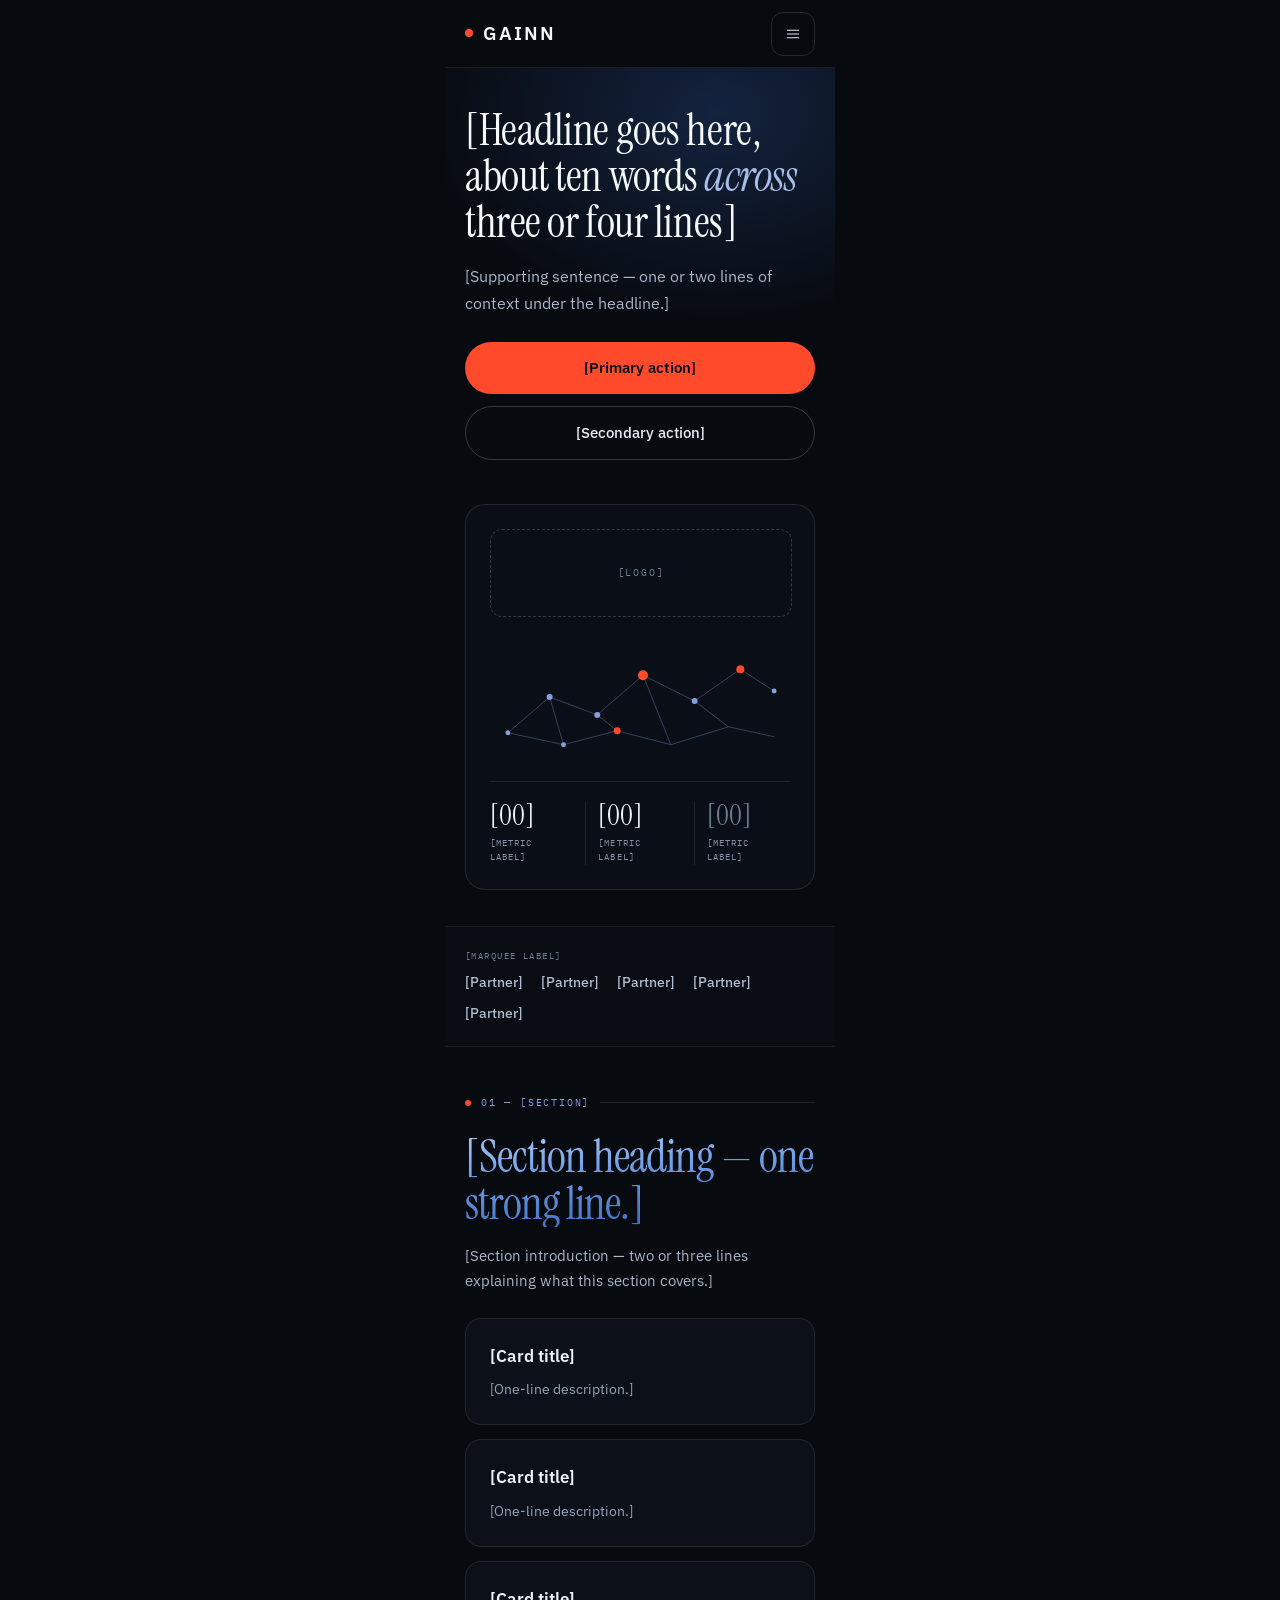
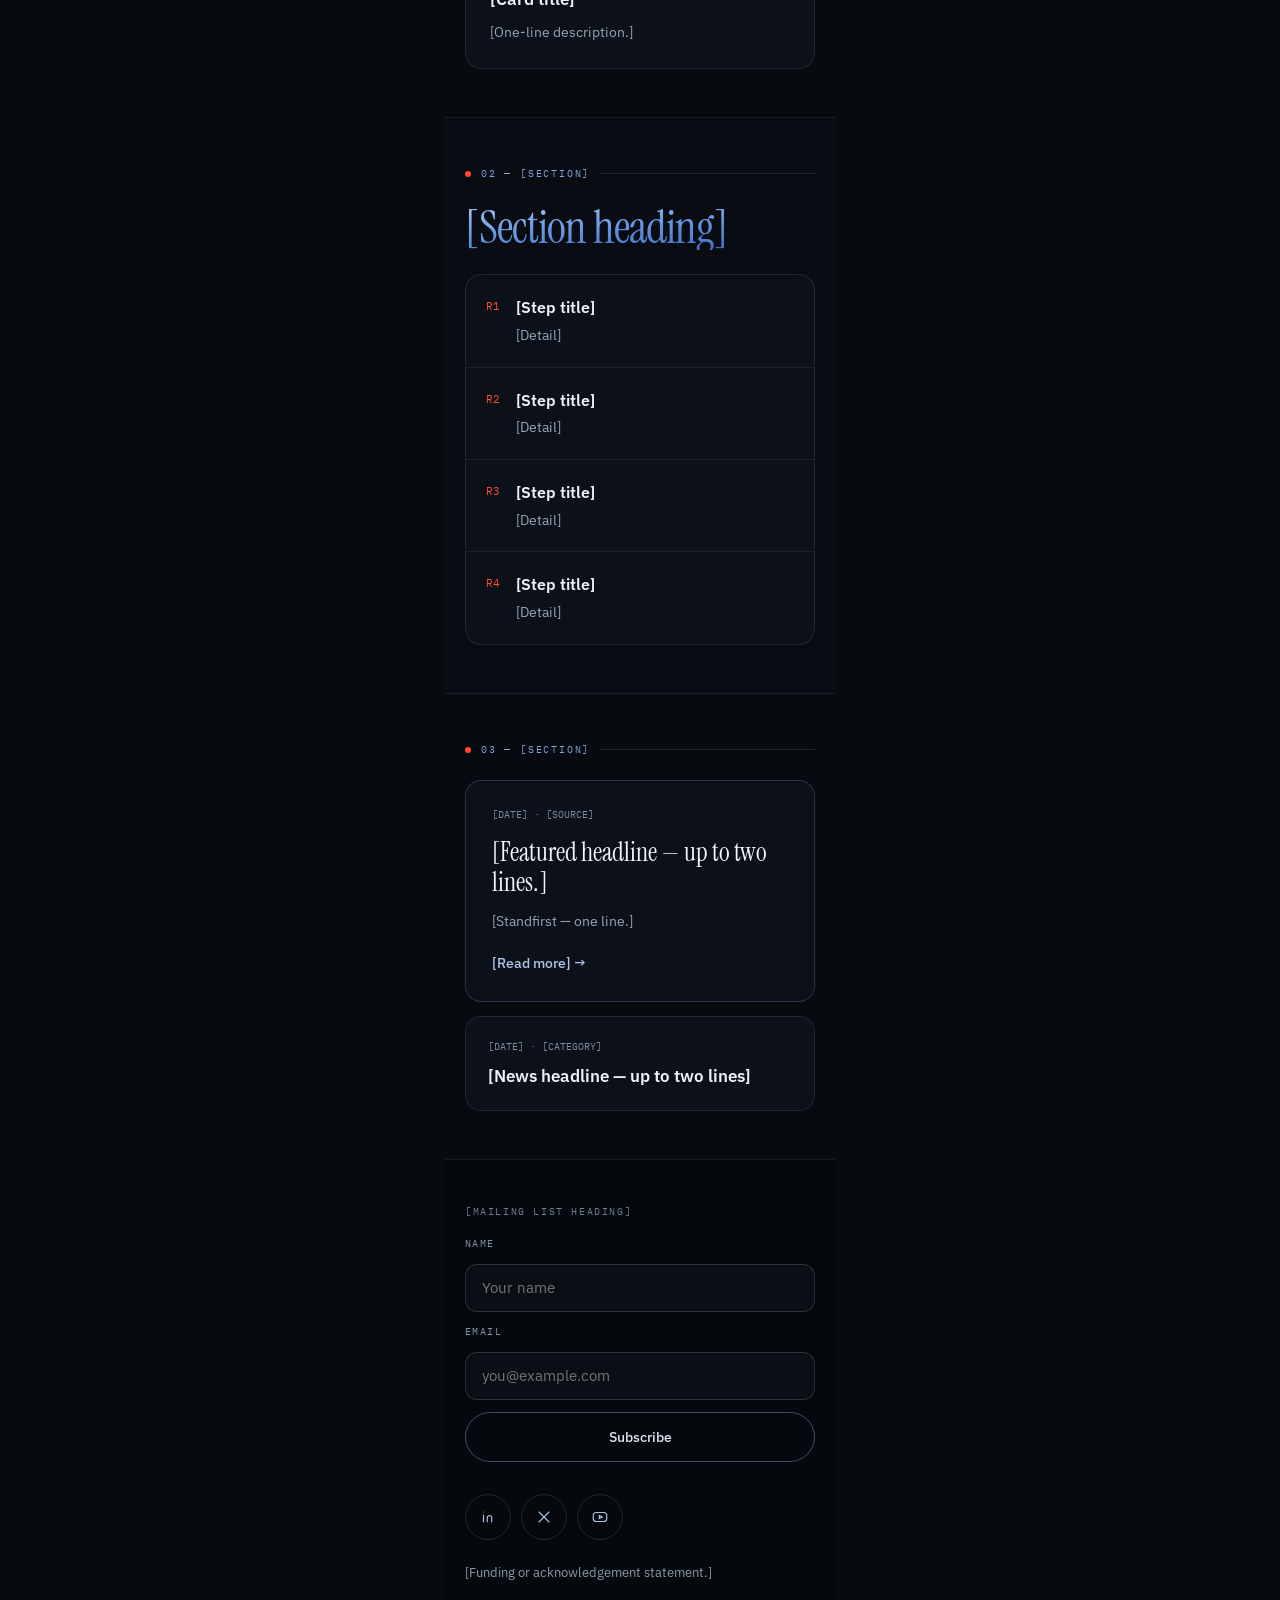
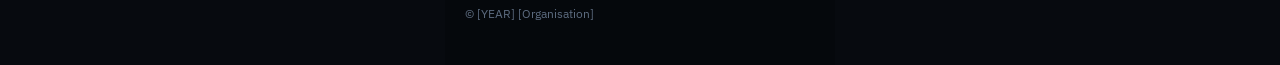
<file: design-reference/mobile.html>
<!doctype html>
<html lang="en">
<head>
<meta charset="utf-8">
<meta name="viewport" content="width=390, initial-scale=1">
<title>GAINN — mobile layout</title>
<link rel="stylesheet" href="https://fonts.googleapis.com/css2?family=IBM+Plex+Mono:wght@400;500&family=IBM+Plex+Sans:wght@400;500;600&family=Instrument+Serif:ital@0;1&display=swap">
<style>
body { margin: 0; background: #070A0F; font-family: 'IBM Plex Sans', system-ui, sans-serif; }
a { color: #B0C4E8; text-decoration: none; }
a:hover { color: #FFFFFF; }
</style>
</head>
<body>

<div style="width: 390px; margin: 0 auto; box-sizing: border-box; background: #070A0F; color: #EAF0F8; font-family: 'IBM Plex Sans', system-ui, sans-serif; font-size: 15px; line-height: 1.6;">

  <!-- header -->
  <div style="box-sizing: border-box; width: 100%; height: 68px; padding: 0 20px; border-bottom: 1px solid rgba(255,255,255,0.08); display: flex; align-items: center; justify-content: space-between;">
    <div style="display: flex; align-items: center; gap: 10px;">
      <span style="width: 8px; height: 8px; border-radius: 50%; background: #FF4A2B;"></span>
      <span style="font-size: 19px; font-weight: 600; letter-spacing: 0.10em; color: #F4F7FB;">GAINN</span>
    </div>
    <button type="button" aria-label="Open menu" style="width: 44px; height: 44px; border: 1px solid rgba(255,255,255,0.12); border-radius: 12px; background: transparent; display: flex; align-items: center; justify-content: center; cursor: pointer;">
      <svg viewBox="0 0 24 24" style="width: 18px; height: 18px;" fill="none" stroke="#DFE7F5" stroke-width="1.6" aria-hidden="true"><path d="M4 7h16M4 12h16M4 17h16"></path></svg>
    </button>
  </div>

  <!-- hero -->
  <div style="box-sizing: border-box; width: 100%; padding: 40px 20px 44px; background-image: radial-gradient(420px 300px at 70% 10%, rgba(30,55,101,0.55), rgba(7,10,15,0) 72%);">
    <h1 style="margin: 0 0 18px; font-family: 'Instrument Serif', Georgia, serif; font-weight: 400; font-size: 44px; line-height: 1.04; letter-spacing: -0.01em; color: #F6F9FD;">[Headline goes here, about ten words <span style="font-style: italic; color: #A7BDE5;">across</span> three or four lines]</h1>
    <p style="margin: 0 0 26px; font-size: 16px; line-height: 1.65; color: #A9B6C8;">[Supporting sentence — one or two lines of context under the headline.]</p>
    <div style="display: flex; flex-direction: column; gap: 12px;">
      <a href="#m-program" style="display: flex; align-items: center; justify-content: center; height: 52px; border-radius: 999px; background: #FF4A2B; color: #0A0D12; font-size: 15px; font-weight: 600;">[Primary action]</a>
      <a href="#m-about" style="display: flex; align-items: center; justify-content: center; height: 52px; border-radius: 999px; border: 1px solid rgba(255,255,255,0.18); color: #E6EDF7; font-size: 15px; font-weight: 500;">[Secondary action]</a>
    </div>
  </div>

  <!-- logo + stats panel -->
  <div style="box-sizing: border-box; margin: 0 20px 36px; padding: 24px; border: 1px solid rgba(255,255,255,0.10); border-radius: 20px; background: rgba(13,19,27,0.72);">
    <div style="width: 100%; height: 86px; border: 1px dashed rgba(255,255,255,0.18); border-radius: 12px; display: grid; place-items: center; margin-bottom: 22px; font-family: 'IBM Plex Mono', monospace; font-size: 10px; letter-spacing: 0.18em; text-transform: uppercase; color: #6E7E93;">[Logo]</div>
    <svg viewBox="0 0 302 120" style="width: 100%; height: 120px; display: block; margin-bottom: 22px;" aria-hidden="true">
      <g stroke="rgba(132,162,218,0.34)" stroke-width="1" fill="none">
        <path d="M18 94 L60 58 L108 76 L154 36 L206 62 L252 30 L286 52"></path>
        <path d="M18 94 L74 106 L128 92 L182 106 L240 88 L286 98"></path>
        <path d="M60 58 L74 106 M108 76 L128 92 M154 36 L182 106 M206 62 L240 88"></path>
      </g>
      <g fill="#84A2DA">
        <circle cx="60" cy="58" r="3"></circle><circle cx="108" cy="76" r="3"></circle>
        <circle cx="206" cy="62" r="3"></circle><circle cx="74" cy="106" r="2.5"></circle>
        <circle cx="286" cy="52" r="2.5"></circle><circle cx="18" cy="94" r="2.5"></circle>
      </g>
      <g fill="#FF4A2B">
        <circle cx="154" cy="36" r="5"></circle><circle cx="252" cy="30" r="4"></circle><circle cx="128" cy="92" r="3.5"></circle>
      </g>
    </svg>
    <div style="display: flex; gap: 12px; border-top: 1px solid rgba(255,255,255,0.09); padding-top: 20px;">
      <div style="flex-grow: 1;">
        <div style="font-family: 'Instrument Serif', Georgia, serif; font-size: 28px; line-height: 1; color: #F4F8FD;">[00]</div>
        <div style="font-family: 'IBM Plex Mono', monospace; font-size: 9px; letter-spacing: 0.12em; text-transform: uppercase; color: #8593A8; padding-top: 6px;">[Metric label]</div>
      </div>
      <div style="width: 1px; background: rgba(255,255,255,0.09);"></div>
      <div style="flex-grow: 1;">
        <div style="font-family: 'Instrument Serif', Georgia, serif; font-size: 28px; line-height: 1; color: #F4F8FD;">[00]</div>
        <div style="font-family: 'IBM Plex Mono', monospace; font-size: 9px; letter-spacing: 0.12em; text-transform: uppercase; color: #8593A8; padding-top: 6px;">[Metric label]</div>
      </div>
      <div style="width: 1px; background: rgba(255,255,255,0.09);"></div>
      <div style="flex-grow: 1;">
        <div style="font-family: 'Instrument Serif', Georgia, serif; font-size: 28px; line-height: 1; color: #6E7E93;">[00]</div>
        <div style="font-family: 'IBM Plex Mono', monospace; font-size: 9px; letter-spacing: 0.12em; text-transform: uppercase; color: #8593A8; padding-top: 6px;">[Metric label]</div>
      </div>
    </div>
  </div>

  <!-- partner strip -->
  <div style="box-sizing: border-box; width: 100%; padding: 22px 20px; border-top: 1px solid rgba(255,255,255,0.07); border-bottom: 1px solid rgba(255,255,255,0.07); background: #090D13; display: flex; flex-wrap: wrap; gap: 8px 18px; align-items: center;">
    <span style="font-family: 'IBM Plex Mono', monospace; font-size: 9px; letter-spacing: 0.16em; text-transform: uppercase; color: #6E7E93; width: 100%;">[Marquee label]</span>
    <span style="font-size: 14px; font-weight: 500; color: #AEBCCE;">[Partner]</span>
    <span style="font-size: 14px; font-weight: 500; color: #AEBCCE;">[Partner]</span>
    <span style="font-size: 14px; font-weight: 500; color: #AEBCCE;">[Partner]</span>
    <span style="font-size: 14px; font-weight: 500; color: #AEBCCE;">[Partner]</span>
    <span style="font-size: 14px; font-weight: 500; color: #AEBCCE;">[Partner]</span>
  </div>

  <!-- about -->
  <div id="m-about" style="box-sizing: border-box; width: 100%; padding: 48px 20px;">
    <div style="display: flex; align-items: center; gap: 10px; margin-bottom: 22px;">
      <span style="width: 6px; height: 6px; border-radius: 50%; background: #FF4A2B;"></span>
      <span style="font-family: 'IBM Plex Mono', monospace; font-size: 10px; letter-spacing: 0.18em; text-transform: uppercase; color: #84A2DA;">01 — [Section]</span>
      <span style="flex-grow: 1; height: 1px; background: rgba(255,255,255,0.10);"></span>
    </div>
    <h2 style="margin: 0 0 16px; font-family: 'Instrument Serif', Georgia, serif; font-weight: 400; font-size: 46px; line-height: 1.02; letter-spacing: -0.022em; color: #5C8ADA; background: linear-gradient(176deg, #A9C8F2 0%, #6E9DE4 40%, #3565B8 100%); -webkit-background-clip: text; background-clip: text; -webkit-text-fill-color: transparent;">[Section heading — one strong line.]</h2>
    <p style="margin: 0 0 24px; font-size: 15px; line-height: 1.7; color: #A9B6C8;">[Section introduction — two or three lines explaining what this section covers.]</p>

    <div style="display: flex; flex-direction: column; gap: 14px;">
      <div style="box-sizing: border-box; padding: 24px; border: 1px solid rgba(255,255,255,0.09); border-radius: 16px; background: #0C1119;">
        <h3 style="margin: 0 0 8px; font-size: 17px; font-weight: 600; color: #EDF2F9;">[Card title]</h3>
        <p style="margin: 0; font-size: 14px; line-height: 1.6; color: #95A3B7;">[One-line description.]</p>
      </div>
      <div style="box-sizing: border-box; padding: 24px; border: 1px solid rgba(255,255,255,0.09); border-radius: 16px; background: #0C1119;">
        <h3 style="margin: 0 0 8px; font-size: 17px; font-weight: 600; color: #EDF2F9;">[Card title]</h3>
        <p style="margin: 0; font-size: 14px; line-height: 1.6; color: #95A3B7;">[One-line description.]</p>
      </div>
      <div style="box-sizing: border-box; padding: 24px; border: 1px solid rgba(255,255,255,0.09); border-radius: 16px; background: #0C1119;">
        <h3 style="margin: 0 0 8px; font-size: 17px; font-weight: 600; color: #EDF2F9;">[Card title]</h3>
        <p style="margin: 0; font-size: 14px; line-height: 1.6; color: #95A3B7;">[One-line description.]</p>
      </div>
    </div>
  </div>

  <!-- program -->
  <div id="m-program" style="box-sizing: border-box; width: 100%; padding: 48px 20px; background: #090D13; border-top: 1px solid rgba(255,255,255,0.07); border-bottom: 1px solid rgba(255,255,255,0.07);">
    <div style="display: flex; align-items: center; gap: 10px; margin-bottom: 22px;">
      <span style="width: 6px; height: 6px; border-radius: 50%; background: #FF4A2B;"></span>
      <span style="font-family: 'IBM Plex Mono', monospace; font-size: 10px; letter-spacing: 0.18em; text-transform: uppercase; color: #84A2DA;">02 — [Section]</span>
      <span style="flex-grow: 1; height: 1px; background: rgba(255,255,255,0.10);"></span>
    </div>
    <h2 style="margin: 0 0 24px; font-family: 'Instrument Serif', Georgia, serif; font-weight: 400; font-size: 46px; line-height: 1.02; letter-spacing: -0.022em; color: #5C8ADA; background: linear-gradient(176deg, #A9C8F2 0%, #6E9DE4 40%, #3565B8 100%); -webkit-background-clip: text; background-clip: text; -webkit-text-fill-color: transparent;">[Section heading]</h2>

    <div style="border: 1px solid rgba(255,255,255,0.09); border-radius: 16px; background: #0C1119; overflow: hidden;">
      <div style="display: flex; gap: 16px; padding: 20px; border-bottom: 1px solid rgba(255,255,255,0.07);">
        <span style="font-family: 'IBM Plex Mono', monospace; font-size: 11px; color: #FF4A2B; padding-top: 3px;">R1</span>
        <div style="flex-grow: 1;">
          <h3 style="margin: 0 0 4px; font-size: 16px; font-weight: 600; color: #EDF2F9;">[Step title]</h3>
          <p style="margin: 0; font-size: 14px; line-height: 1.55; color: #95A3B7;">[Detail]</p>
        </div>
      </div>
      <div style="display: flex; gap: 16px; padding: 20px; border-bottom: 1px solid rgba(255,255,255,0.07);">
        <span style="font-family: 'IBM Plex Mono', monospace; font-size: 11px; color: #FF4A2B; padding-top: 3px;">R2</span>
        <div style="flex-grow: 1;">
          <h3 style="margin: 0 0 4px; font-size: 16px; font-weight: 600; color: #EDF2F9;">[Step title]</h3>
          <p style="margin: 0; font-size: 14px; line-height: 1.55; color: #95A3B7;">[Detail]</p>
        </div>
      </div>
      <div style="display: flex; gap: 16px; padding: 20px; border-bottom: 1px solid rgba(255,255,255,0.07);">
        <span style="font-family: 'IBM Plex Mono', monospace; font-size: 11px; color: #FF4A2B; padding-top: 3px;">R3</span>
        <div style="flex-grow: 1;">
          <h3 style="margin: 0 0 4px; font-size: 16px; font-weight: 600; color: #EDF2F9;">[Step title]</h3>
          <p style="margin: 0; font-size: 14px; line-height: 1.55; color: #95A3B7;">[Detail]</p>
        </div>
      </div>
      <div style="display: flex; gap: 16px; padding: 20px;">
        <span style="font-family: 'IBM Plex Mono', monospace; font-size: 11px; color: #FF4A2B; padding-top: 3px;">R4</span>
        <div style="flex-grow: 1;">
          <h3 style="margin: 0 0 4px; font-size: 16px; font-weight: 600; color: #EDF2F9;">[Step title]</h3>
          <p style="margin: 0; font-size: 14px; line-height: 1.55; color: #95A3B7;">[Detail]</p>
        </div>
      </div>
    </div>
  </div>

  <!-- news -->
  <div style="box-sizing: border-box; width: 100%; padding: 48px 20px;">
    <div style="display: flex; align-items: center; gap: 10px; margin-bottom: 22px;">
      <span style="width: 6px; height: 6px; border-radius: 50%; background: #FF4A2B;"></span>
      <span style="font-family: 'IBM Plex Mono', monospace; font-size: 10px; letter-spacing: 0.18em; text-transform: uppercase; color: #84A2DA;">03 — [Section]</span>
      <span style="flex-grow: 1; height: 1px; background: rgba(255,255,255,0.10);"></span>
    </div>

    <div style="box-sizing: border-box; padding: 26px; border: 1px solid rgba(132,162,218,0.24); border-radius: 16px; background: #0C1119; margin-bottom: 14px;">
      <div style="font-family: 'IBM Plex Mono', monospace; font-size: 10px; color: #7E8CA1; margin-bottom: 14px;">[DATE] · [SOURCE]</div>
      <h3 style="margin: 0 0 12px; font-family: 'Instrument Serif', Georgia, serif; font-weight: 400; font-size: 26px; line-height: 1.18; color: #F3F7FC;">[Featured headline — up to two lines.]</h3>
      <p style="margin: 0 0 18px; font-size: 14px; line-height: 1.65; color: #95A3B7;">[Standfirst — one line.]</p>
      <a href="#m-news" style="font-size: 14px; font-weight: 500; color: #B0C4E8;">[Read more] →</a>
    </div>

    <div id="m-news" style="box-sizing: border-box; padding: 22px; border: 1px solid rgba(255,255,255,0.09); border-radius: 16px; background: #0C1119;">
      <div style="font-family: 'IBM Plex Mono', monospace; font-size: 10px; color: #7E8CA1; margin-bottom: 10px;">[DATE] · [CATEGORY]</div>
      <h3 style="margin: 0; font-size: 17px; font-weight: 600; line-height: 1.35; color: #EDF2F9;">[News headline — up to two lines]</h3>
    </div>
  </div>

  <!-- subscribe / footer -->
  <div style="box-sizing: border-box; width: 100%; padding: 44px 20px 40px; background: #05080C; border-top: 1px solid rgba(255,255,255,0.08);">
    <div style="font-family: 'IBM Plex Mono', monospace; font-size: 10px; letter-spacing: 0.16em; text-transform: uppercase; color: #6E7E93; margin-bottom: 16px;">[Mailing list heading]</div>
    <div style="display: flex; flex-direction: column; gap: 12px; margin-bottom: 32px;">
      <label for="m-name" style="font-family: 'IBM Plex Mono', monospace; font-size: 10px; letter-spacing: 0.14em; text-transform: uppercase; color: #8593A8;">Name</label>
      <input id="m-name" type="text" placeholder="Your name" style="box-sizing: border-box; width: 100%; height: 48px; padding: 0 16px; border: 1px solid rgba(255,255,255,0.14); border-radius: 12px; background: #0A0F16; color: #EDF2F9; font-family: 'IBM Plex Sans', sans-serif; font-size: 15px;">
      <label for="m-email" style="font-family: 'IBM Plex Mono', monospace; font-size: 10px; letter-spacing: 0.14em; text-transform: uppercase; color: #8593A8;">Email</label>
      <input id="m-email" type="email" placeholder="you@example.com" style="box-sizing: border-box; width: 100%; height: 48px; padding: 0 16px; border: 1px solid rgba(255,255,255,0.14); border-radius: 12px; background: #0A0F16; color: #EDF2F9; font-family: 'IBM Plex Sans', sans-serif; font-size: 15px;">
      <button type="button" style="height: 50px; border: 1px solid rgba(132,162,218,0.45); border-radius: 999px; background: transparent; color: #DFE7F5; font-family: 'IBM Plex Sans', sans-serif; font-size: 14px; font-weight: 500; cursor: pointer;">Subscribe</button>
    </div>

    <div style="display: flex; gap: 10px; margin-bottom: 22px;">
      <a href="#top" aria-label="LinkedIn" style="width: 44px; height: 44px; border: 1px solid rgba(255,255,255,0.12); border-radius: 50%; display: flex; align-items: center; justify-content: center;">
        <svg viewBox="0 0 24 24" style="width: 18px; height: 18px;" fill="none" stroke="#B0C4E8" stroke-width="1.5" aria-hidden="true"><path d="M6 9v10M6 5v.5M11 19v-6a3 3 0 0 1 6 0v6"></path></svg>
      </a>
      <a href="#top" aria-label="X" style="width: 44px; height: 44px; border: 1px solid rgba(255,255,255,0.12); border-radius: 50%; display: flex; align-items: center; justify-content: center;">
        <svg viewBox="0 0 24 24" style="width: 18px; height: 18px;" fill="none" stroke="#B0C4E8" stroke-width="1.5" aria-hidden="true"><path d="M5 5l14 14M19 5L5 19"></path></svg>
      </a>
      <a href="#top" aria-label="YouTube" style="width: 44px; height: 44px; border: 1px solid rgba(255,255,255,0.12); border-radius: 50%; display: flex; align-items: center; justify-content: center;">
        <svg viewBox="0 0 24 24" style="width: 18px; height: 18px;" fill="none" stroke="#B0C4E8" stroke-width="1.5" aria-hidden="true"><rect x="3" y="6" width="18" height="12" rx="4"></rect><path d="M11 10l4 2-4 2z"></path></svg>
      </a>
    </div>

    <p style="margin: 0 0 18px; font-size: 13px; line-height: 1.65; color: #8B99AD;">[Funding or acknowledgement statement.]</p>
    <span style="font-size: 12px; color: #5D6C80;">© [YEAR] [Organisation]</span>
  </div>

</div>

</body>
</html>
</file>
